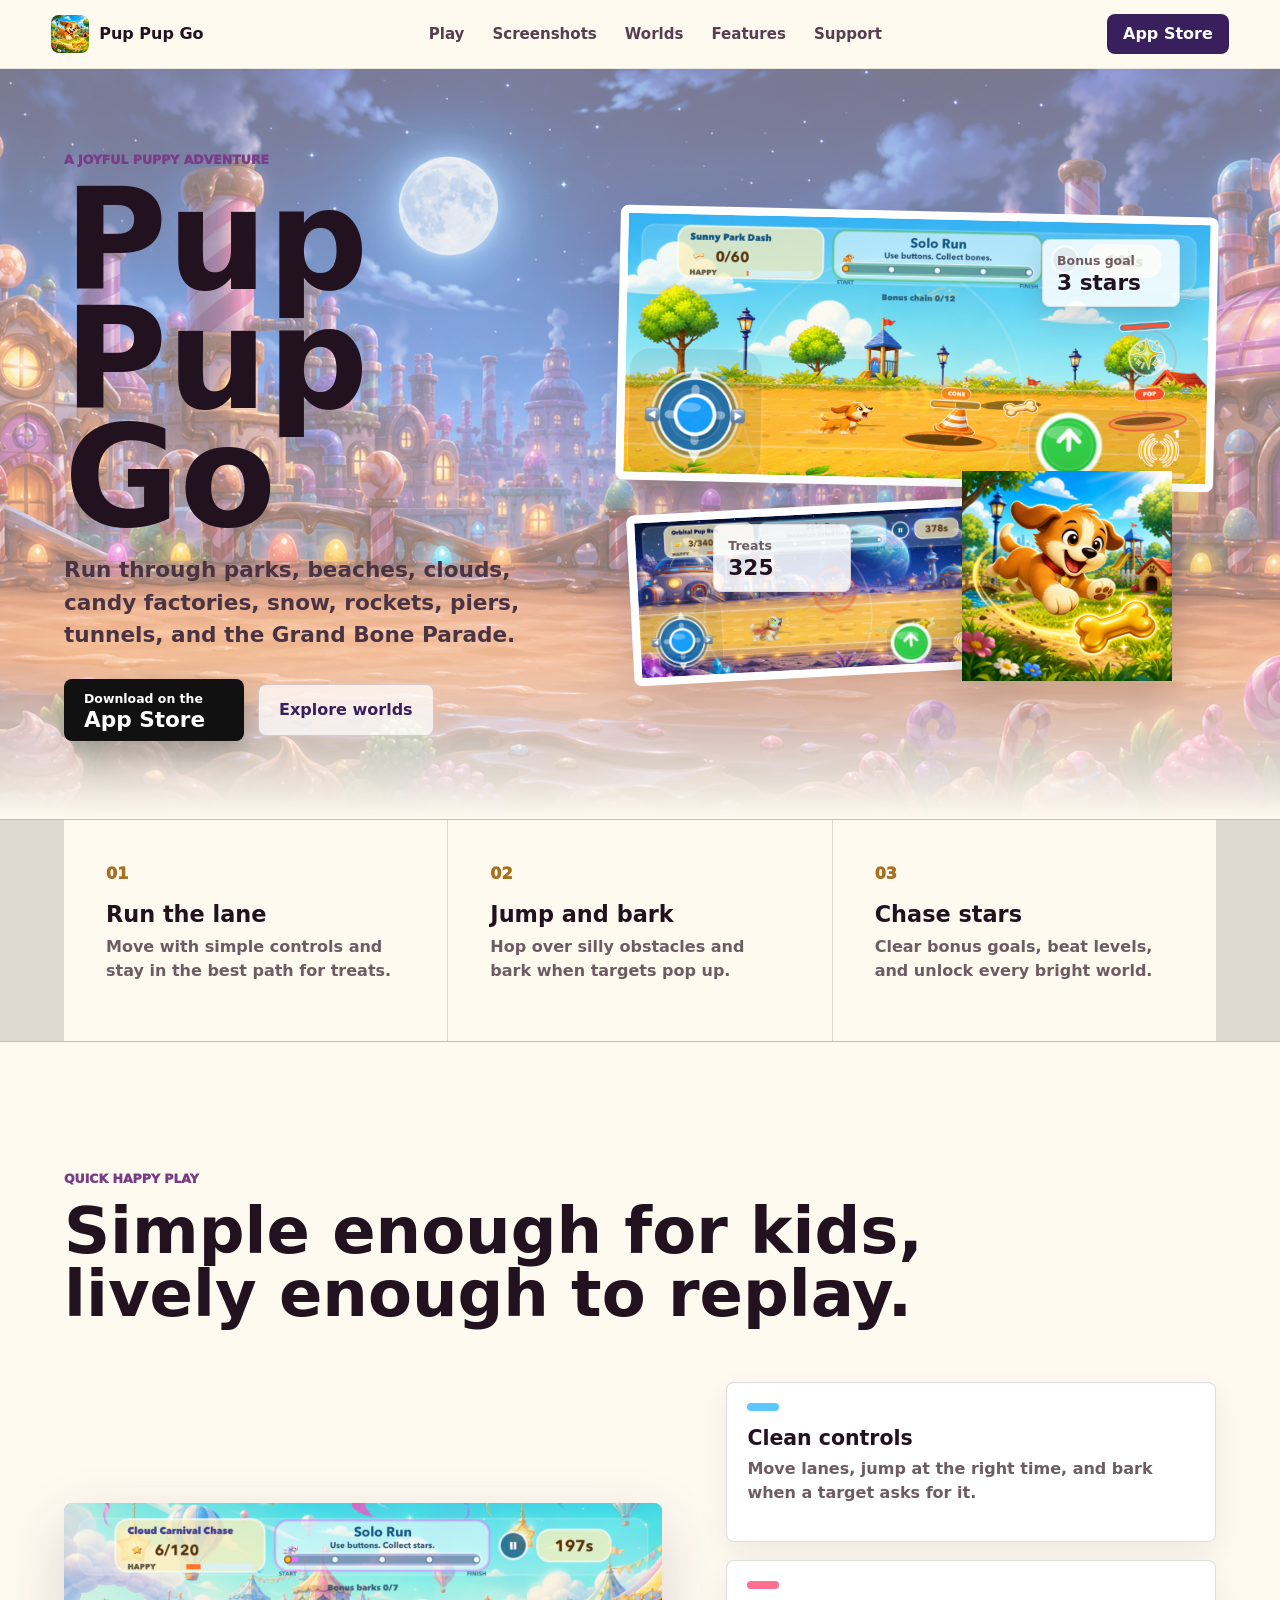
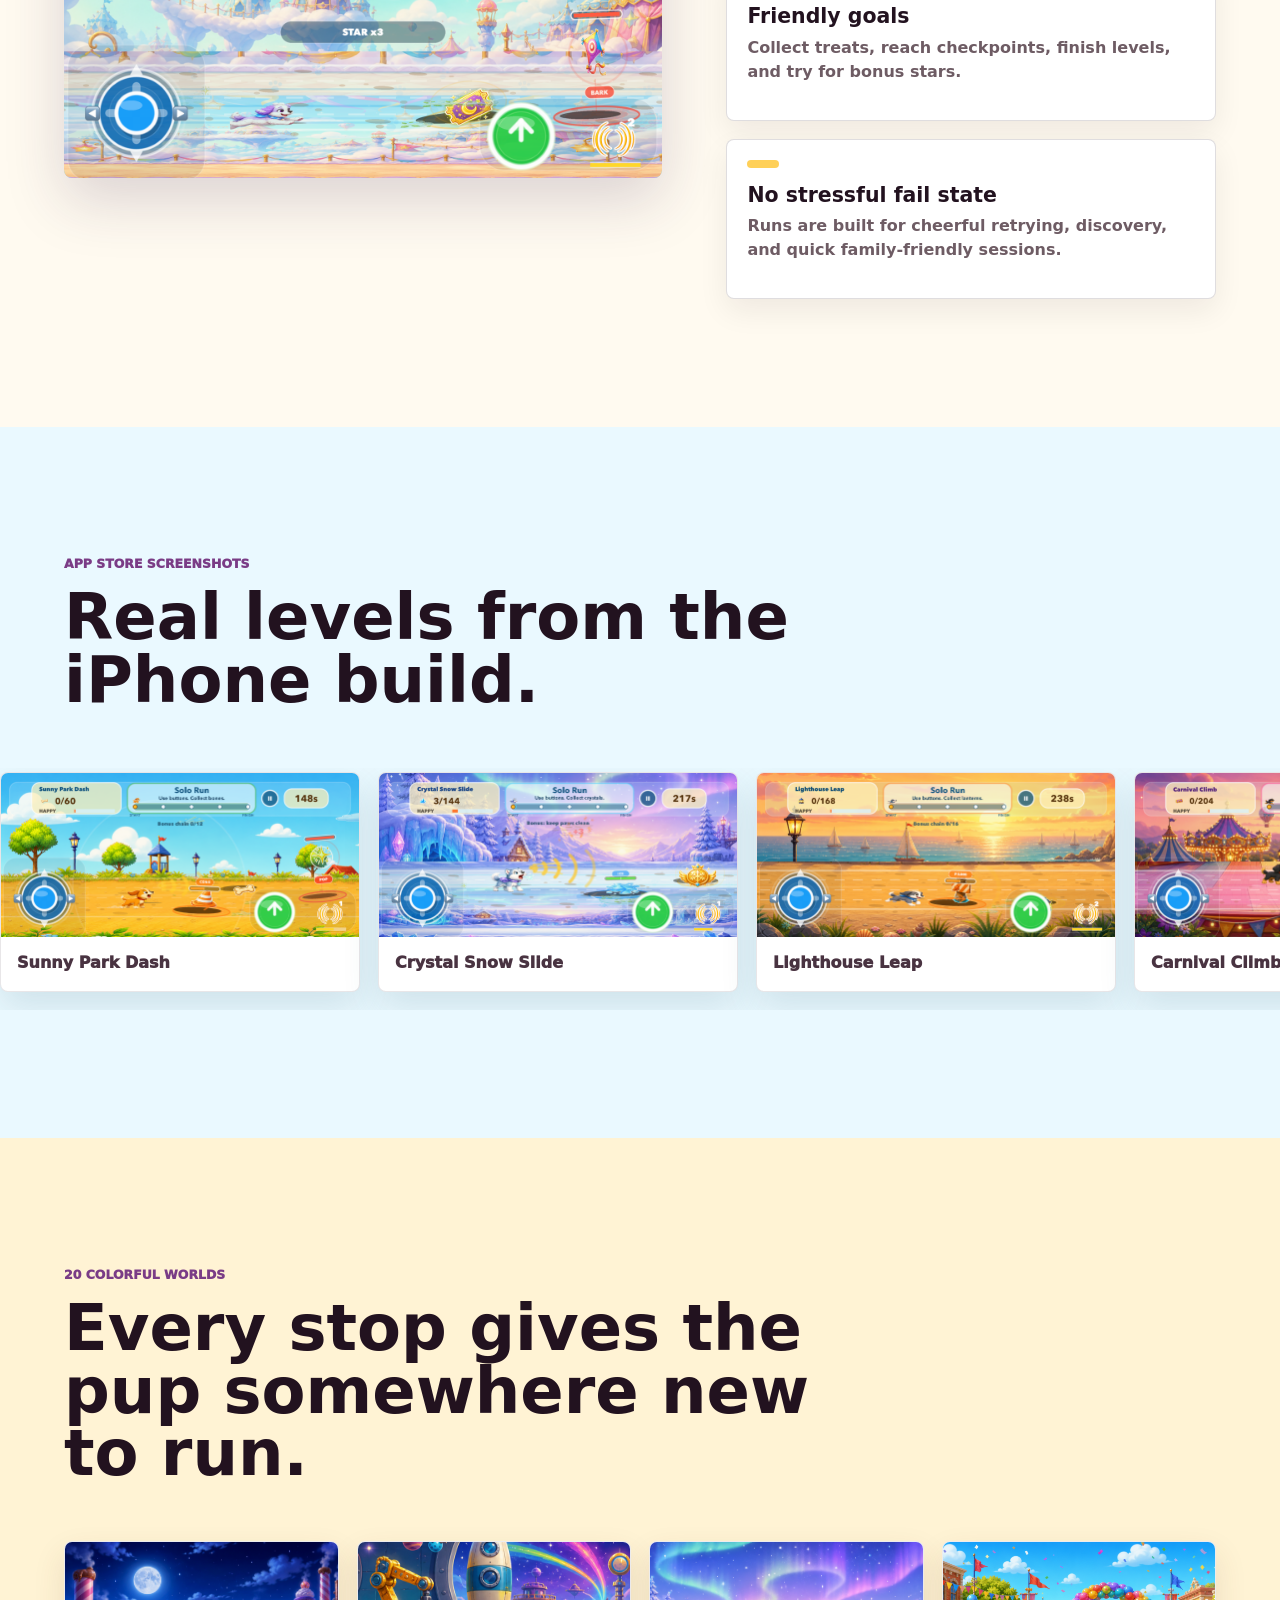
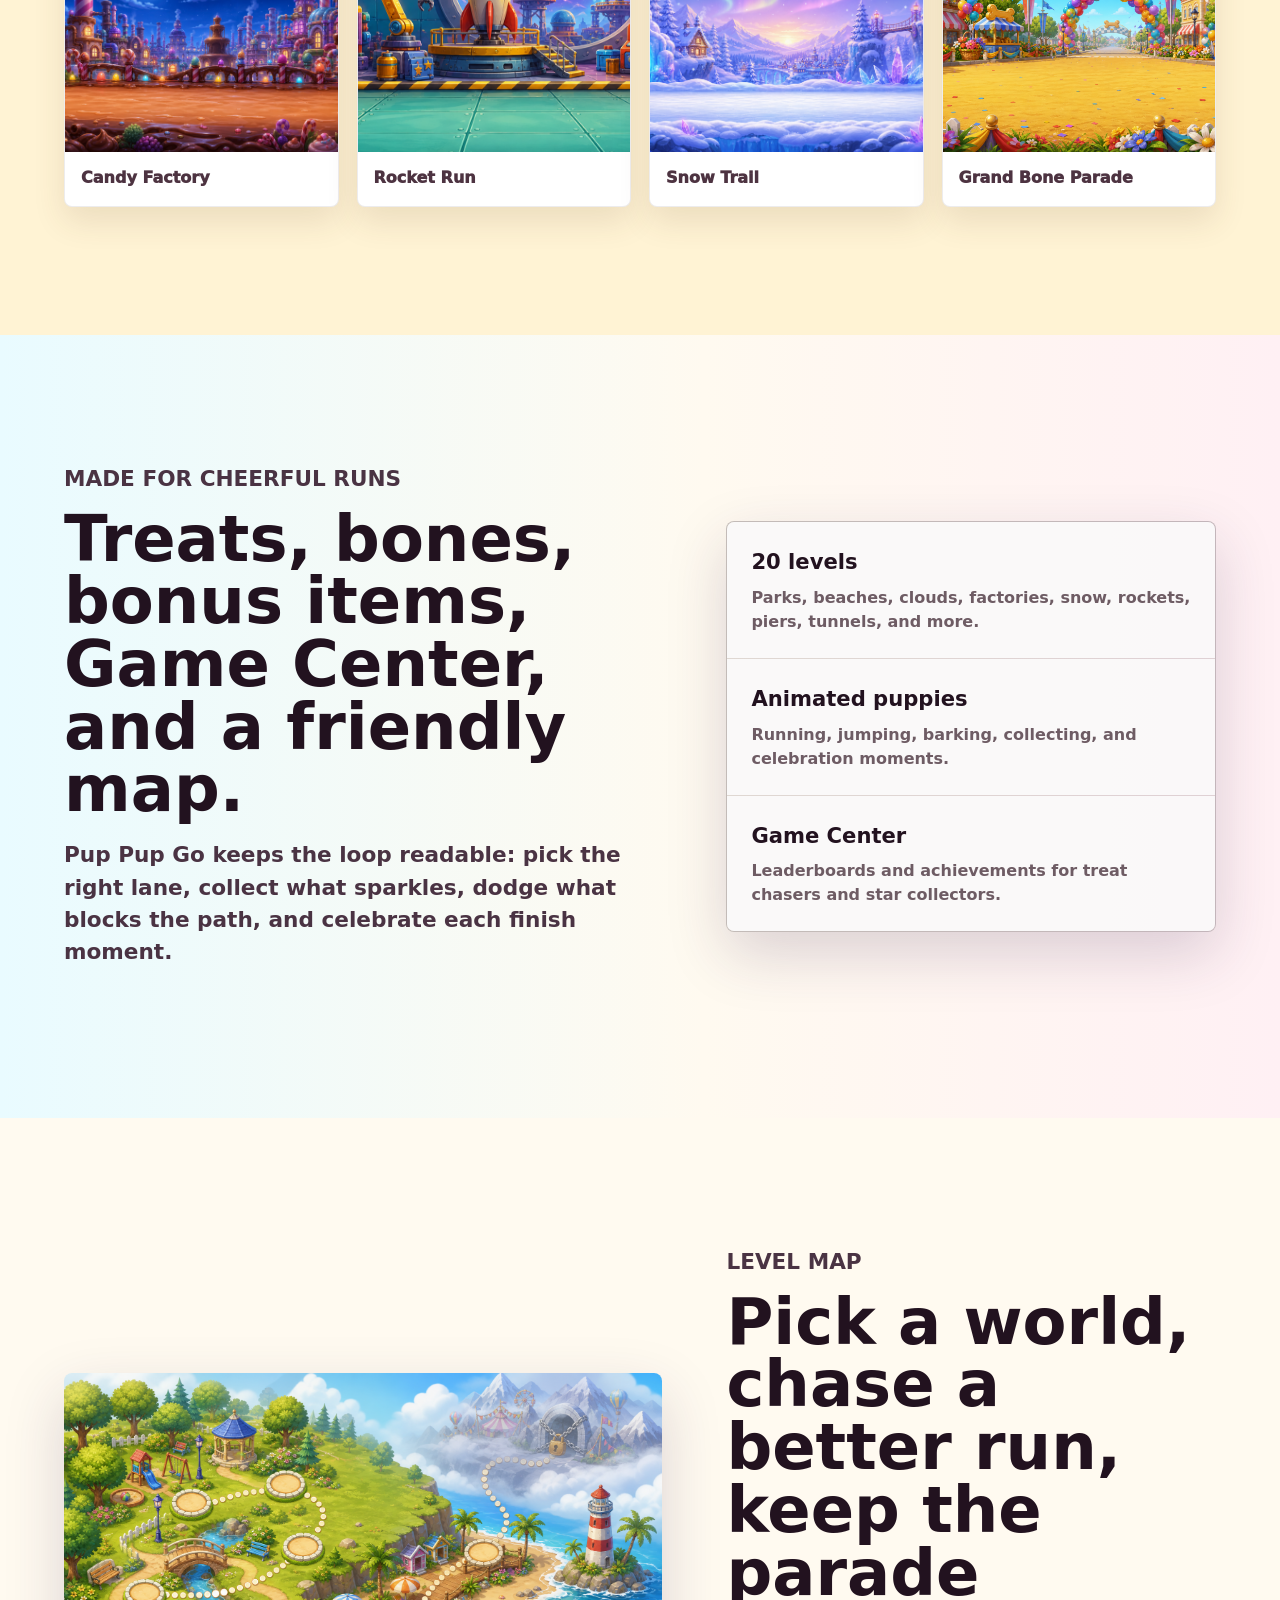
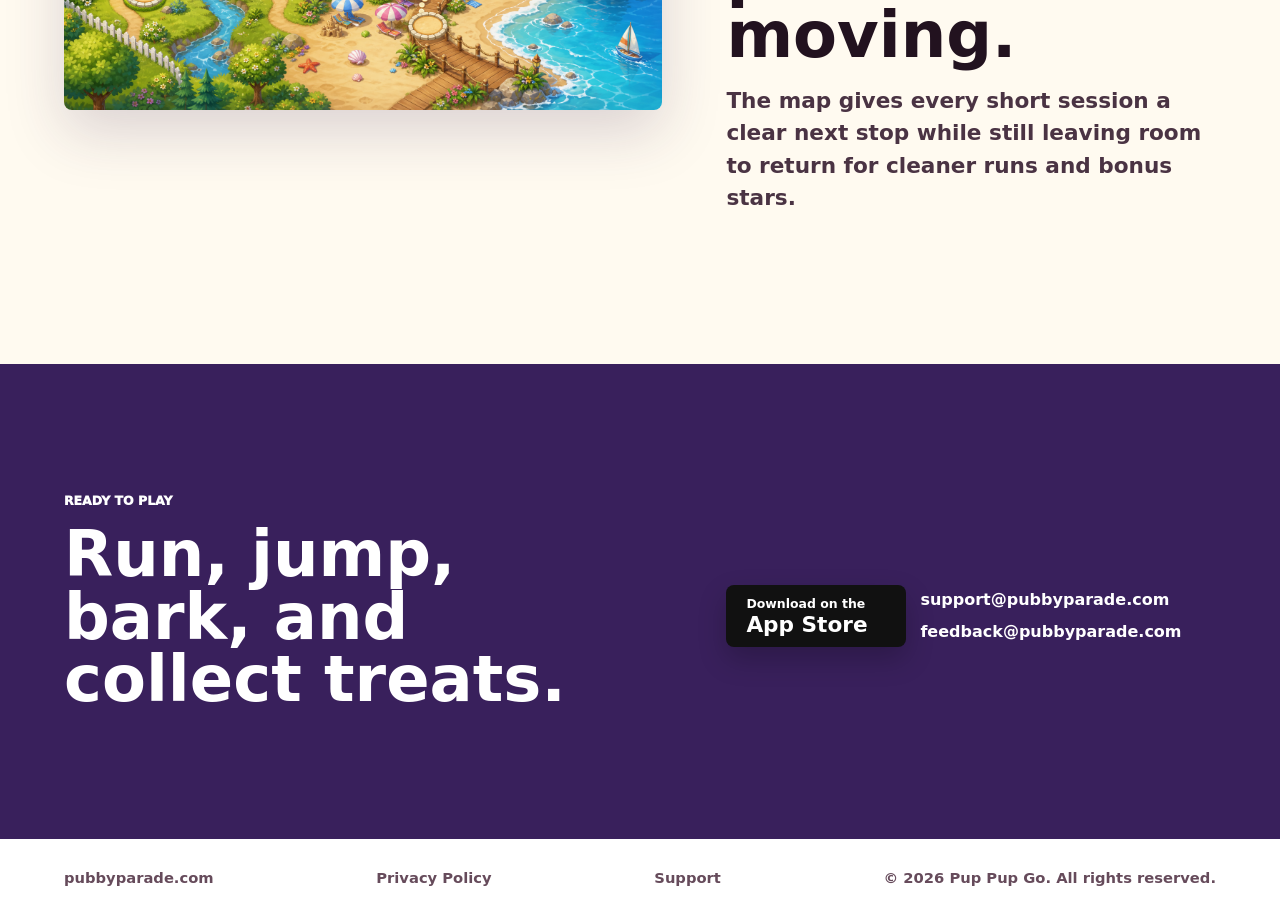
<file: index.html>
<!doctype html>
<html lang="en">
  <head>
    <meta charset="utf-8">
    <meta name="viewport" content="width=device-width, initial-scale=1">
    <title>Pup Pup Go - A Joyful Puppy Adventure</title>
    <meta name="description" content="Pup Pup Go is a cheerful puppy adventure for quick, happy play. Run, jump, bark, collect treats, and explore 20 colorful worlds.">
    <meta property="og:title" content="Pup Pup Go">
    <meta property="og:description" content="Run, jump, bark, and collect treats across 20 colorful puppy worlds.">
    <meta property="og:type" content="website">
    <meta property="og:url" content="https://pubbyparade.com">
    <meta property="og:image" content="https://pubbyparade.com/assets/screenshots/app-store/01_iphone_69_level_01_sunny_park_dash.png">
    <meta name="theme-color" content="#57c9ff">
    <link rel="icon" href="assets/favicon.svg" type="image/svg+xml">
    <link rel="stylesheet" href="styles.css">
  </head>
  <body>
    <header class="site-header" aria-label="Primary">
      <a class="brand" href="#top" aria-label="Pup Pup Go home">
        <img src="assets/game/app-icon.png" alt="" aria-hidden="true">
        <span>Pup Pup Go</span>
      </a>
      <nav>
        <a href="#play">Play</a>
        <a href="#screenshots">Screenshots</a>
        <a href="#worlds">Worlds</a>
        <a href="#features">Features</a>
        <a href="support.html">Support</a>
      </nav>
      <a class="nav-store" href="https://apps.apple.com/us/app/pup-pup-go/id6776669744" target="_blank" rel="noopener">App Store</a>
    </header>

    <main id="top">
      <section class="hero" aria-labelledby="hero-title">
        <img class="hero-bg" src="assets/worlds/candy-background.png" alt="">
        <div class="hero-copy">
          <p class="eyebrow">A joyful puppy adventure</p>
          <h1 id="hero-title">Pup Pup Go</h1>
          <p class="hero-lede">Run through parks, beaches, clouds, candy factories, snow, rockets, piers, tunnels, and the Grand Bone Parade.</p>
          <div class="hero-actions">
            <a class="store-button" href="https://apps.apple.com/us/app/pup-pup-go/id6776669744" target="_blank" rel="noopener" aria-label="Download Pup Pup Go on the App Store">
              <span>Download on the</span>
              <strong>App Store</strong>
            </a>
            <a class="button secondary" href="#worlds">Explore worlds</a>
          </div>
        </div>

        <div class="hero-stage" aria-label="Pup Pup Go gameplay screenshots">
          <figure class="hero-shot hero-shot-main">
            <img src="assets/screenshots/app-store/01_iphone_69_level_01_sunny_park_dash.png" alt="Pup Pup Go Sunny Park Dash App Store screenshot.">
          </figure>
          <figure class="hero-shot hero-shot-secondary">
            <img src="assets/screenshots/app-store/21_iphone_69_level_21_orbital_pup_run.png" alt="Pup Pup Go Orbital Pup Run App Store screenshot.">
          </figure>
          <img class="puppy-badge" src="assets/game/puppy-badge.png" alt="Pup Pup Go puppy badge.">
          <div class="run-chip chip-treats">
            <span>Treats</span>
            <strong>325</strong>
          </div>
          <div class="run-chip chip-stars">
            <span>Bonus goal</span>
            <strong>3 stars</strong>
          </div>
        </div>
      </section>

      <section class="quick-signals" aria-label="Pup Pup Go highlights">
        <div>
          <span>01</span>
          <strong>Run the lane</strong>
          <p>Move with simple controls and stay in the best path for treats.</p>
        </div>
        <div>
          <span>02</span>
          <strong>Jump and bark</strong>
          <p>Hop over silly obstacles and bark when targets pop up.</p>
        </div>
        <div>
          <span>03</span>
          <strong>Chase stars</strong>
          <p>Clear bonus goals, beat levels, and unlock every bright world.</p>
        </div>
      </section>

      <section id="play" class="section play-section">
        <div class="section-heading">
          <p class="eyebrow">Quick happy play</p>
          <h2>Simple enough for kids, lively enough to replay.</h2>
        </div>
        <div class="play-layout">
          <figure class="feature-art">
            <img src="assets/screenshots/app-store/04_iphone_69_level_04_cloud_carnival_chase.png" alt="Pup Pup Go Cloud Carnival Chase gameplay screenshot.">
          </figure>
          <div class="play-notes">
            <article>
              <span class="note-mark blue"></span>
              <h3>Clean controls</h3>
              <p>Move lanes, jump at the right time, and bark when a target asks for it.</p>
            </article>
            <article>
              <span class="note-mark pink"></span>
              <h3>Friendly goals</h3>
              <p>Collect treats, reach checkpoints, finish levels, and try for bonus stars.</p>
            </article>
            <article>
              <span class="note-mark gold"></span>
              <h3>No stressful fail state</h3>
              <p>Runs are built for cheerful retrying, discovery, and quick family-friendly sessions.</p>
            </article>
          </div>
        </div>
      </section>

      <section id="screenshots" class="section screenshots-section" aria-labelledby="screenshots-title">
        <div class="section-heading compact">
          <p class="eyebrow">App Store screenshots</p>
          <h2 id="screenshots-title">Real levels from the iPhone build.</h2>
        </div>
        <div class="screenshot-rail" aria-label="Pup Pup Go App Store screenshot gallery">
          <figure>
            <img src="assets/screenshots/app-store/01_iphone_69_level_01_sunny_park_dash.png" alt="Sunny Park Dash gameplay screenshot.">
            <figcaption>Sunny Park Dash</figcaption>
          </figure>
          <figure>
            <img src="assets/screenshots/app-store/06_iphone_69_level_06_crystal_snow_slide.png" alt="Crystal Snow Slide gameplay screenshot.">
            <figcaption>Crystal Snow Slide</figcaption>
          </figure>
          <figure>
            <img src="assets/screenshots/app-store/08_iphone_69_level_08_lighthouse_leap.png" alt="Lighthouse Leap gameplay screenshot.">
            <figcaption>Lighthouse Leap</figcaption>
          </figure>
          <figure>
            <img src="assets/screenshots/app-store/11_iphone_69_level_11_carnival_climb.png" alt="Carnival Climb gameplay screenshot.">
            <figcaption>Carnival Climb</figcaption>
          </figure>
          <figure>
            <img src="assets/screenshots/app-store/17_iphone_69_level_17_moonlit_park.png" alt="Moonlit Park gameplay screenshot.">
            <figcaption>Moonlit Park</figcaption>
          </figure>
          <figure>
            <img src="assets/screenshots/app-store/21_iphone_69_level_21_orbital_pup_run.png" alt="Orbital Pup Run gameplay screenshot.">
            <figcaption>Orbital Pup Run</figcaption>
          </figure>
          <figure>
            <img src="assets/screenshots/app-store/22_iphone_69_level_22_pharaoh_pyramid_dash.png" alt="Pharaoh Pyramid Dash gameplay screenshot.">
            <figcaption>Pharaoh Pyramid Dash</figcaption>
          </figure>
          <figure>
            <img src="assets/screenshots/app-store/23_iphone_69_level_23_fiesta_plaza_run.png" alt="Fiesta Plaza Run gameplay screenshot.">
            <figcaption>Fiesta Plaza Run</figcaption>
          </figure>
          <figure>
            <img src="assets/screenshots/app-store/24_iphone_69_level_24_amazon_river_rush.png" alt="Amazon River Rush gameplay screenshot.">
            <figcaption>Amazon River Rush</figcaption>
          </figure>
        </div>
      </section>

      <section id="worlds" class="section worlds-section" aria-labelledby="worlds-title">
        <div class="section-heading compact">
          <p class="eyebrow">20 colorful worlds</p>
          <h2 id="worlds-title">Every stop gives the pup somewhere new to run.</h2>
        </div>
        <div class="world-grid">
          <figure>
            <img src="assets/worlds/candy-background.png" alt="Candy factory world art.">
            <figcaption>Candy Factory</figcaption>
          </figure>
          <figure>
            <img src="assets/worlds/rocket-sky.png" alt="Rocket world sky art.">
            <figcaption>Rocket Run</figcaption>
          </figure>
          <figure>
            <img src="assets/worlds/snow-background.png" alt="Snow world art.">
            <figcaption>Snow Trail</figcaption>
          </figure>
          <figure>
            <img src="assets/worlds/grand-background.png" alt="Grand Bone Parade world art.">
            <figcaption>Grand Bone Parade</figcaption>
          </figure>
        </div>
      </section>

      <section id="features" class="section features-section">
        <div class="feature-copy">
          <p class="eyebrow">Made for cheerful runs</p>
          <h2>Treats, bones, bonus items, Game Center, and a friendly map.</h2>
          <p>Pup Pup Go keeps the loop readable: pick the right lane, collect what sparkles, dodge what blocks the path, and celebrate each finish moment.</p>
        </div>
        <div class="feature-list" aria-label="Pup Pup Go features">
          <div>
            <strong>20 levels</strong>
            <span>Parks, beaches, clouds, factories, snow, rockets, piers, tunnels, and more.</span>
          </div>
          <div>
            <strong>Animated puppies</strong>
            <span>Running, jumping, barking, collecting, and celebration moments.</span>
          </div>
          <div>
            <strong>Game Center</strong>
            <span>Leaderboards and achievements for treat chasers and star collectors.</span>
          </div>
        </div>
      </section>

      <section class="section map-section">
        <figure>
          <img src="assets/game/level-map.png" alt="Pup Pup Go level map with connected world nodes.">
        </figure>
        <div>
          <p class="eyebrow">Level map</p>
          <h2>Pick a world, chase a better run, keep the parade moving.</h2>
          <p>The map gives every short session a clear next stop while still leaving room to return for cleaner runs and bonus stars.</p>
        </div>
      </section>

      <section class="section final-cta" aria-labelledby="contact-title">
        <div>
          <p class="eyebrow">Ready to play</p>
          <h2 id="contact-title">Run, jump, bark, and collect treats.</h2>
        </div>
        <div class="final-actions">
          <a class="store-button" href="https://apps.apple.com/us/app/pup-pup-go/id6776669744" target="_blank" rel="noopener" aria-label="Download Pup Pup Go on the App Store">
            <span>Download on the</span>
            <strong>App Store</strong>
          </a>
          <div class="contact-links">
            <a href="mailto:support@pubbyparade.com">support@pubbyparade.com</a>
            <a href="mailto:feedback@pubbyparade.com">feedback@pubbyparade.com</a>
          </div>
        </div>
      </section>
    </main>

    <footer>
      <span>pubbyparade.com</span>
      <a href="privacy.html">Privacy Policy</a>
      <a href="support.html">Support</a>
      <span>&copy; 2026 Pup Pup Go. All rights reserved.</span>
    </footer>
  </body>
</html>
</file>
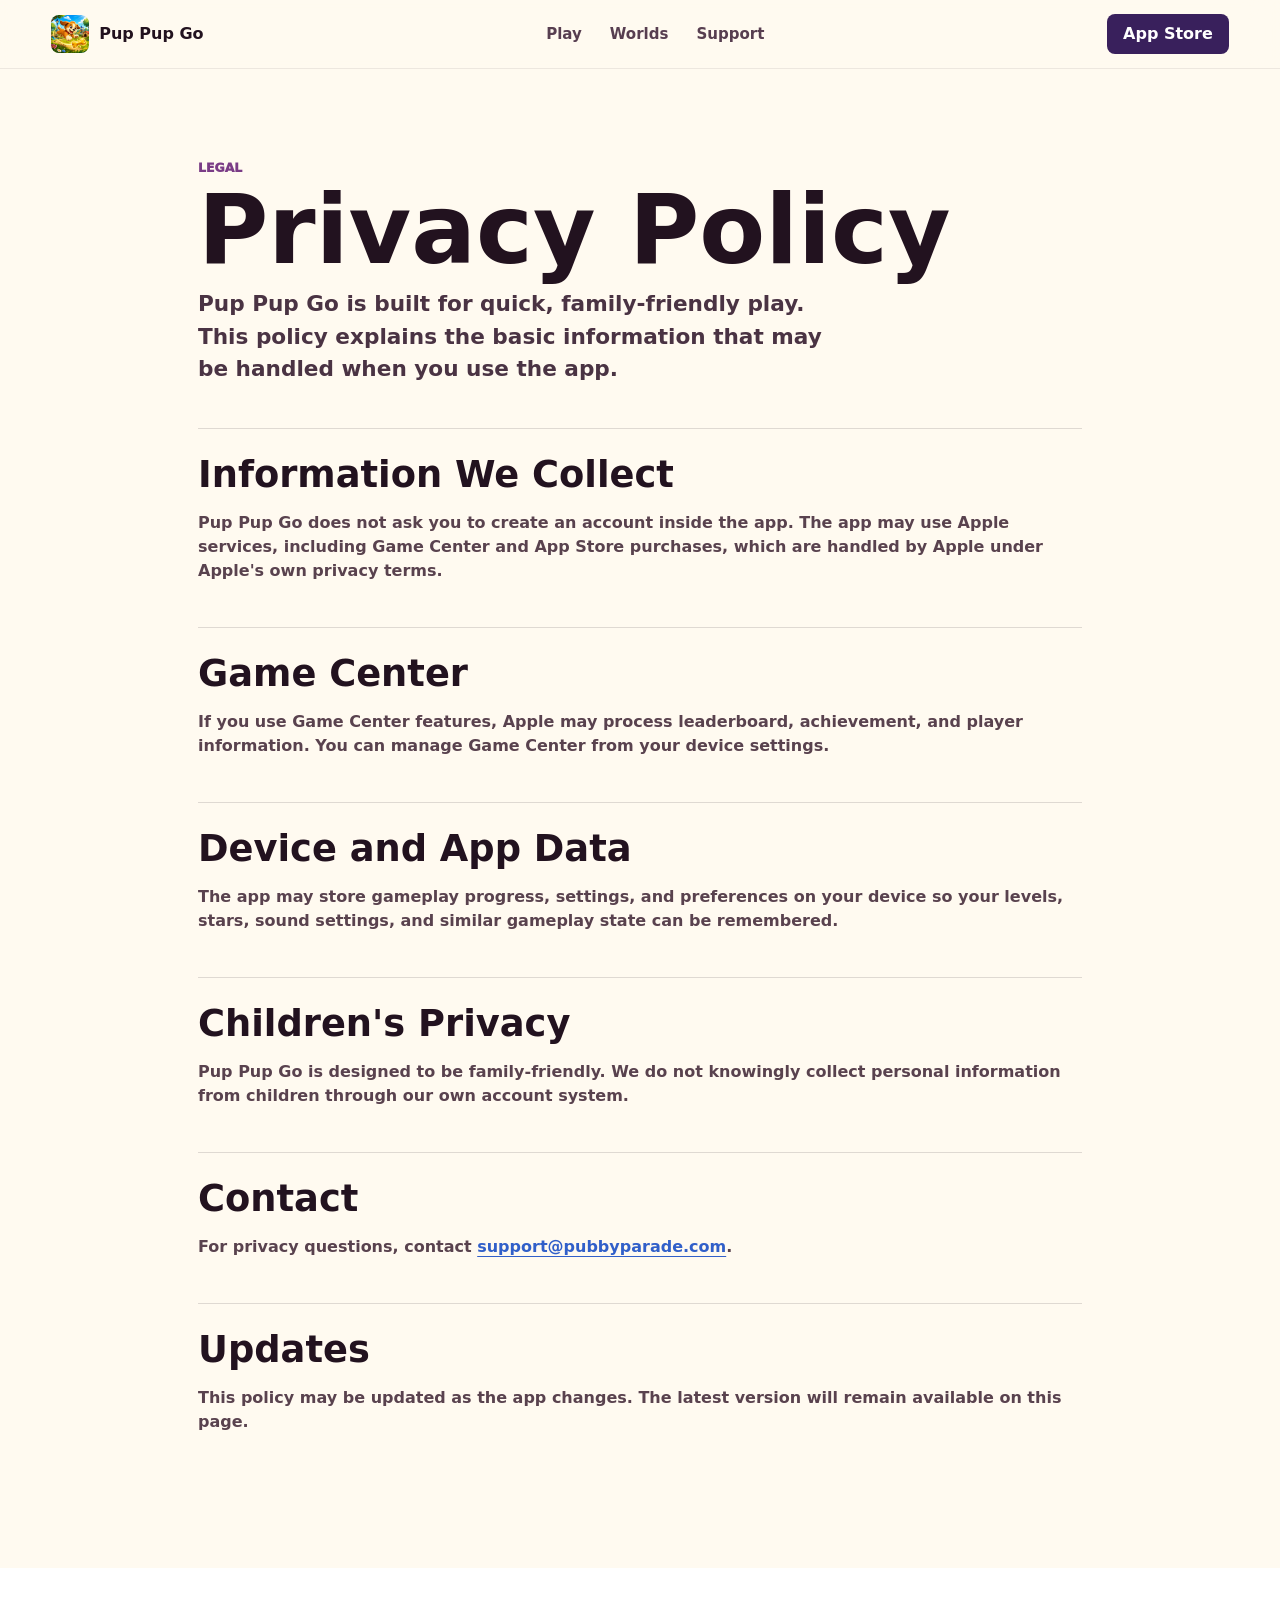
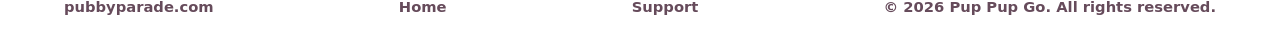
<file: privacy.html>
<!doctype html>
<html lang="en">
  <head>
    <meta charset="utf-8">
    <meta name="viewport" content="width=device-width, initial-scale=1">
    <title>Privacy Policy - Pup Pup Go</title>
    <meta name="description" content="Privacy policy for Pup Pup Go.">
    <meta name="theme-color" content="#57c9ff">
    <link rel="icon" href="assets/favicon.svg" type="image/svg+xml">
    <link rel="stylesheet" href="styles.css">
  </head>
  <body>
    <header class="site-header" aria-label="Primary">
      <a class="brand" href="index.html" aria-label="Pup Pup Go home">
        <img src="assets/game/app-icon.png" alt="" aria-hidden="true">
        <span>Pup Pup Go</span>
      </a>
      <nav>
        <a href="index.html#play">Play</a>
        <a href="index.html#worlds">Worlds</a>
        <a href="support.html">Support</a>
      </nav>
      <a class="nav-store" href="https://apps.apple.com/us/app/pup-pup-go/id6776669744" target="_blank" rel="noopener">App Store</a>
    </header>

    <main class="legal-main">
      <section class="legal-hero">
        <p class="eyebrow">Legal</p>
        <h1>Privacy Policy</h1>
        <p class="legal-lede">Pup Pup Go is built for quick, family-friendly play. This policy explains the basic information that may be handled when you use the app.</p>
      </section>

      <section class="legal-section">
        <h2>Information We Collect</h2>
        <p>Pup Pup Go does not ask you to create an account inside the app. The app may use Apple services, including Game Center and App Store purchases, which are handled by Apple under Apple's own privacy terms.</p>
      </section>

      <section class="legal-section">
        <h2>Game Center</h2>
        <p>If you use Game Center features, Apple may process leaderboard, achievement, and player information. You can manage Game Center from your device settings.</p>
      </section>

      <section class="legal-section">
        <h2>Device and App Data</h2>
        <p>The app may store gameplay progress, settings, and preferences on your device so your levels, stars, sound settings, and similar gameplay state can be remembered.</p>
      </section>

      <section class="legal-section">
        <h2>Children's Privacy</h2>
        <p>Pup Pup Go is designed to be family-friendly. We do not knowingly collect personal information from children through our own account system.</p>
      </section>

      <section class="legal-section">
        <h2>Contact</h2>
        <p>For privacy questions, contact <a href="mailto:support@pubbyparade.com">support@pubbyparade.com</a>.</p>
      </section>

      <section class="legal-section">
        <h2>Updates</h2>
        <p>This policy may be updated as the app changes. The latest version will remain available on this page.</p>
      </section>
    </main>

    <footer>
      <span>pubbyparade.com</span>
      <a href="index.html">Home</a>
      <a href="support.html">Support</a>
      <span>&copy; 2026 Pup Pup Go. All rights reserved.</span>
    </footer>
  </body>
</html>
</file>
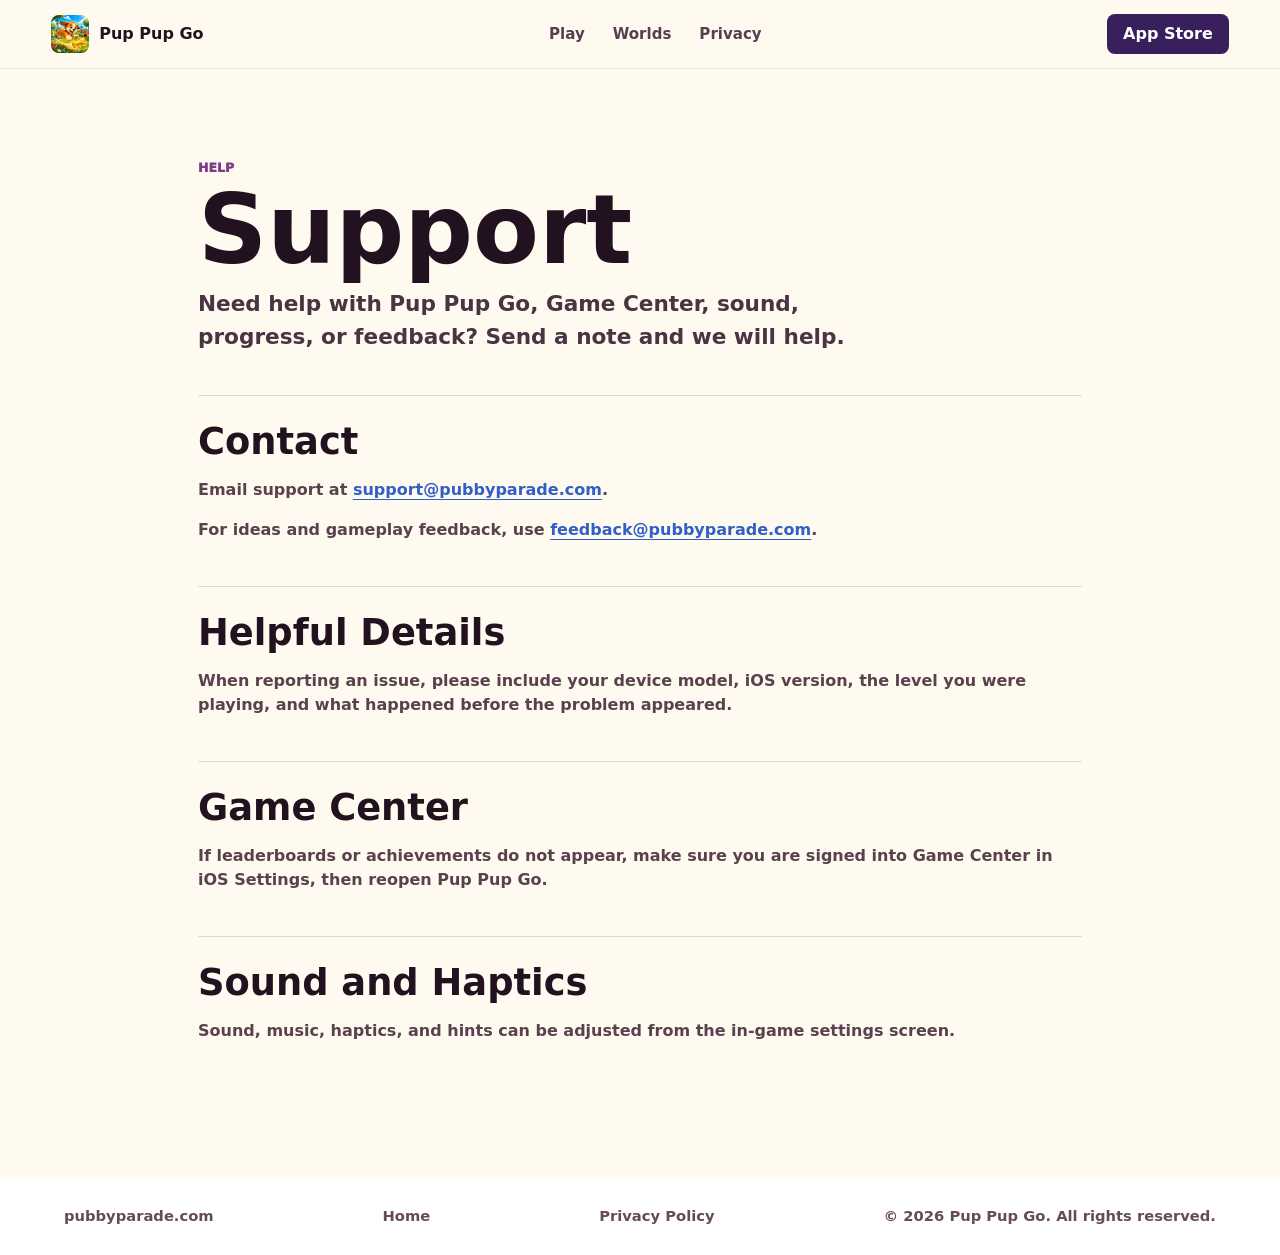
<file: support.html>
<!doctype html>
<html lang="en">
  <head>
    <meta charset="utf-8">
    <meta name="viewport" content="width=device-width, initial-scale=1">
    <title>Support - Pup Pup Go</title>
    <meta name="description" content="Get support for Pup Pup Go.">
    <meta name="theme-color" content="#57c9ff">
    <link rel="icon" href="assets/favicon.svg" type="image/svg+xml">
    <link rel="stylesheet" href="styles.css">
  </head>
  <body>
    <header class="site-header" aria-label="Primary">
      <a class="brand" href="index.html" aria-label="Pup Pup Go home">
        <img src="assets/game/app-icon.png" alt="" aria-hidden="true">
        <span>Pup Pup Go</span>
      </a>
      <nav>
        <a href="index.html#play">Play</a>
        <a href="index.html#worlds">Worlds</a>
        <a href="privacy.html">Privacy</a>
      </nav>
      <a class="nav-store" href="https://apps.apple.com/us/app/pup-pup-go/id6776669744" target="_blank" rel="noopener">App Store</a>
    </header>

    <main class="legal-main">
      <section class="legal-hero">
        <p class="eyebrow">Help</p>
        <h1>Support</h1>
        <p class="legal-lede">Need help with Pup Pup Go, Game Center, sound, progress, or feedback? Send a note and we will help.</p>
      </section>

      <section class="legal-section">
        <h2>Contact</h2>
        <p>Email support at <a href="mailto:support@pubbyparade.com">support@pubbyparade.com</a>.</p>
        <p>For ideas and gameplay feedback, use <a href="mailto:feedback@pubbyparade.com">feedback@pubbyparade.com</a>.</p>
      </section>

      <section class="legal-section">
        <h2>Helpful Details</h2>
        <p>When reporting an issue, please include your device model, iOS version, the level you were playing, and what happened before the problem appeared.</p>
      </section>

      <section class="legal-section">
        <h2>Game Center</h2>
        <p>If leaderboards or achievements do not appear, make sure you are signed into Game Center in iOS Settings, then reopen Pup Pup Go.</p>
      </section>

      <section class="legal-section">
        <h2>Sound and Haptics</h2>
        <p>Sound, music, haptics, and hints can be adjusted from the in-game settings screen.</p>
      </section>
    </main>

    <footer>
      <span>pubbyparade.com</span>
      <a href="index.html">Home</a>
      <a href="privacy.html">Privacy Policy</a>
      <span>&copy; 2026 Pup Pup Go. All rights reserved.</span>
    </footer>
  </body>
</html>
</file>
<file: styles.css>
:root {
  --ink: #22121f;
  --muted: #6e5c64;
  --paper: #fffaf0;
  --sun: #ffd058;
  --sky: #5bc9ff;
  --grass: #57c983;
  --berry: #ff6f8f;
  --deep: #39205c;
  --line: rgba(34, 18, 31, 0.14);
  --shadow: 0 22px 60px rgba(54, 33, 76, 0.18);
}

* {
  box-sizing: border-box;
}

html {
  scroll-behavior: smooth;
}

body {
  margin: 0;
  color: var(--ink);
  background: var(--paper);
  font-family: ui-rounded, "SF Pro Rounded", "Nunito", system-ui, -apple-system, BlinkMacSystemFont, "Segoe UI", sans-serif;
  line-height: 1.5;
}

img {
  display: block;
  max-width: 100%;
}

a {
  color: inherit;
  text-decoration: none;
}

.site-header {
  position: sticky;
  top: 0;
  z-index: 20;
  display: flex;
  align-items: center;
  justify-content: space-between;
  gap: 20px;
  padding: 14px clamp(18px, 4vw, 56px);
  background: rgba(255, 250, 240, 0.88);
  border-bottom: 1px solid rgba(34, 18, 31, 0.08);
  backdrop-filter: blur(16px);
}

.brand {
  display: inline-flex;
  align-items: center;
  gap: 10px;
  min-width: 0;
  font-weight: 900;
  font-size: 1rem;
}

.brand img {
  width: 38px;
  height: 38px;
  border-radius: 8px;
}

nav {
  display: flex;
  align-items: center;
  justify-content: center;
  gap: clamp(12px, 3vw, 28px);
  color: #573e50;
  font-size: 0.94rem;
  font-weight: 800;
}

nav a,
footer a,
.contact-links a {
  text-underline-offset: 5px;
}

nav a:hover,
footer a:hover,
.contact-links a:hover {
  text-decoration: underline;
}

.nav-store,
.button,
.store-button {
  display: inline-flex;
  align-items: center;
  justify-content: center;
  border: 0;
  border-radius: 8px;
  font-weight: 900;
  white-space: nowrap;
}

.nav-store {
  min-height: 40px;
  padding: 0 16px;
  color: white;
  background: var(--deep);
}

.hero {
  position: relative;
  min-height: calc(100vh - 150px);
  display: grid;
  grid-template-columns: minmax(0, 0.9fr) minmax(320px, 1.1fr);
  align-items: center;
  gap: clamp(24px, 5vw, 72px);
  padding: clamp(32px, 6vw, 68px) clamp(18px, 5vw, 72px) clamp(34px, 6vw, 64px);
  overflow: hidden;
  isolation: isolate;
}

.hero::after {
  content: "";
  position: absolute;
  inset: auto 0 0;
  height: 22%;
  background: linear-gradient(180deg, rgba(255, 250, 240, 0), var(--paper));
  z-index: -1;
}

.hero-bg {
  position: absolute;
  inset: 0;
  width: 100%;
  height: 100%;
  object-fit: cover;
  object-position: center;
  opacity: 0.52;
  z-index: -2;
}

.hero-copy,
.hero-stage {
  position: relative;
}

.eyebrow {
  margin: 0 0 12px;
  color: #7a3c86;
  font-size: 0.78rem;
  font-weight: 1000;
  letter-spacing: 0;
  text-transform: uppercase;
}

h1,
h2,
h3,
p {
  margin-top: 0;
}

h1 {
  max-width: 9ch;
  margin-bottom: 18px;
  font-size: clamp(4.3rem, 11vw, 9.5rem);
  line-height: 0.84;
  letter-spacing: 0;
}

h2 {
  margin-bottom: 18px;
  font-size: clamp(2rem, 5vw, 4.8rem);
  line-height: 0.98;
  letter-spacing: 0;
}

h3 {
  margin-bottom: 8px;
  font-size: 1.28rem;
  line-height: 1.1;
}

.hero-lede,
.feature-copy p,
.map-section p,
.legal-lede {
  max-width: 650px;
  color: #4a3343;
  font-size: clamp(1.08rem, 2vw, 1.35rem);
  font-weight: 700;
}

.hero-actions,
.final-actions {
  display: flex;
  flex-wrap: wrap;
  align-items: center;
  gap: 14px;
  margin-top: 28px;
}

.store-button {
  min-width: 180px;
  min-height: 62px;
  flex-direction: column;
  align-items: flex-start;
  padding: 10px 20px;
  color: white;
  background: #111;
  box-shadow: 0 12px 28px rgba(0, 0, 0, 0.22);
}

.store-button span {
  font-size: 0.78rem;
  font-weight: 800;
}

.store-button strong {
  font-size: 1.35rem;
  line-height: 1;
}

.button.secondary {
  min-height: 52px;
  padding: 0 20px;
  color: var(--deep);
  background: rgba(255, 255, 255, 0.72);
  border: 1px solid rgba(57, 32, 92, 0.18);
}

.hero-stage {
  min-height: 470px;
}

.hero-shot {
  position: absolute;
  margin: 0;
  overflow: hidden;
  border: 8px solid rgba(255, 255, 255, 0.82);
  border-radius: 8px;
  background: white;
  box-shadow: var(--shadow);
}

.hero-shot img {
  width: 100%;
  height: 100%;
  object-fit: cover;
}

.hero-shot-main {
  top: 0;
  right: 0;
  width: min(760px, 100%);
  aspect-ratio: 1434 / 660;
  transform: rotate(1.25deg);
}

.hero-shot-secondary {
  left: 2%;
  bottom: 1%;
  width: min(470px, 62%);
  aspect-ratio: 1434 / 660;
  transform: rotate(-3deg);
}

.puppy-badge {
  position: absolute;
  right: clamp(10px, 4vw, 44px);
  bottom: 0;
  width: clamp(120px, 18vw, 210px);
  filter: drop-shadow(0 16px 22px rgba(34, 18, 31, 0.22));
}

.run-chip {
  position: absolute;
  display: grid;
  gap: 1px;
  min-width: 138px;
  padding: 12px 14px;
  color: var(--ink);
  background: rgba(255, 255, 255, 0.86);
  border: 1px solid rgba(34, 18, 31, 0.1);
  border-radius: 8px;
  box-shadow: 0 12px 30px rgba(34, 18, 31, 0.15);
}

.run-chip span {
  color: var(--muted);
  font-size: 0.78rem;
  font-weight: 900;
}

.run-chip strong {
  font-size: 1.35rem;
  line-height: 1;
}

.chip-treats {
  left: 16%;
  bottom: 19%;
}

.chip-stars {
  top: 6%;
  right: 6%;
}

.quick-signals,
.section {
  padding-inline: clamp(18px, 5vw, 72px);
}

.quick-signals {
  display: grid;
  grid-template-columns: repeat(3, minmax(0, 1fr));
  gap: 1px;
  background: var(--line);
  border-block: 1px solid var(--line);
}

.quick-signals div {
  min-height: 190px;
  padding: clamp(22px, 4vw, 42px);
  background: var(--paper);
}

.quick-signals span {
  color: #a76f1e;
  font-weight: 1000;
}

.quick-signals strong {
  display: block;
  margin: 16px 0 8px;
  font-size: 1.4rem;
  line-height: 1.1;
}

.quick-signals p,
.play-notes p,
.feature-list span,
.world-grid figcaption {
  color: var(--muted);
  font-weight: 700;
}

.section {
  padding-block: clamp(64px, 10vw, 132px);
}

.section-heading {
  max-width: 920px;
  margin-bottom: clamp(26px, 5vw, 56px);
}

.section-heading.compact {
  max-width: 760px;
}

.play-layout,
.features-section,
.map-section,
.final-cta {
  display: grid;
  grid-template-columns: minmax(0, 1.1fr) minmax(300px, 0.9fr);
  gap: clamp(24px, 5vw, 72px);
  align-items: center;
}

.feature-art {
  position: relative;
  aspect-ratio: 1434 / 660;
  margin: 0;
  overflow: hidden;
  border-radius: 8px;
  background: #8cdcff;
  box-shadow: var(--shadow);
}

.feature-art > img:first-child {
  width: 100%;
  height: 100%;
  object-fit: cover;
}

.dog-strip {
  position: absolute;
  left: 4%;
  right: 4%;
  bottom: 2%;
  width: 92%;
  max-width: none;
  filter: drop-shadow(0 15px 18px rgba(34, 18, 31, 0.18));
}

.play-notes {
  display: grid;
  gap: 18px;
}

.play-notes article {
  padding: 20px;
  background: white;
  border: 1px solid var(--line);
  border-radius: 8px;
  box-shadow: 0 12px 30px rgba(34, 18, 31, 0.07);
}

.note-mark {
  display: block;
  width: 32px;
  height: 8px;
  margin-bottom: 16px;
  border-radius: 99px;
}

.note-mark.blue {
  background: var(--sky);
}

.note-mark.pink {
  background: var(--berry);
}

.note-mark.gold {
  background: var(--sun);
}

.worlds-section {
  background: #fff3d4;
}

.screenshots-section {
  overflow: hidden;
  background: #eaf9ff;
}

.screenshot-rail {
  display: grid;
  grid-auto-flow: column;
  grid-auto-columns: minmax(360px, 58vw);
  gap: 18px;
  overflow-x: auto;
  padding: 4px clamp(18px, 5vw, 72px) 18px;
  margin-inline: calc(clamp(18px, 5vw, 72px) * -1);
  scroll-snap-type: x mandatory;
}

.screenshot-rail figure {
  scroll-snap-align: start;
  margin: 0;
  overflow: hidden;
  background: white;
  border: 1px solid rgba(34, 18, 31, 0.1);
  border-radius: 8px;
  box-shadow: 0 16px 36px rgba(46, 89, 107, 0.14);
}

.screenshot-rail img {
  width: 100%;
  aspect-ratio: 1434 / 660;
  object-fit: cover;
}

.screenshot-rail figcaption {
  padding: 14px 16px 16px;
  color: #493341;
  font-weight: 1000;
}

.world-grid {
  display: grid;
  grid-template-columns: repeat(4, minmax(0, 1fr));
  gap: 18px;
}

.world-grid figure {
  margin: 0;
  overflow: hidden;
  background: white;
  border: 1px solid rgba(34, 18, 31, 0.08);
  border-radius: 8px;
  box-shadow: 0 14px 32px rgba(89, 54, 30, 0.12);
}

.world-grid img {
  width: 100%;
  height: 210px;
  object-fit: cover;
}

.world-grid figcaption {
  padding: 14px 16px 16px;
  color: #4d3341;
  font-weight: 1000;
}

.features-section {
  background: linear-gradient(90deg, #e9fbff 0%, #fffaf0 55%, #fff0f4 100%);
}

.feature-list {
  display: grid;
  gap: 1px;
  overflow: hidden;
  border: 1px solid var(--line);
  border-radius: 8px;
  background: var(--line);
  box-shadow: var(--shadow);
}

.feature-list div {
  display: grid;
  gap: 8px;
  padding: 24px;
  background: rgba(255, 255, 255, 0.86);
}

.feature-list strong {
  font-size: 1.32rem;
}

.map-section figure {
  margin: 0;
}

.map-section img {
  border-radius: 8px;
  box-shadow: var(--shadow);
}

.final-cta {
  background: var(--deep);
  color: white;
}

.final-cta .eyebrow,
.final-cta p,
.final-cta a {
  color: white;
}

.final-cta h2 {
  margin-bottom: 0;
}

.contact-links {
  display: flex;
  flex-direction: column;
  gap: 8px;
  font-weight: 900;
}

footer {
  display: flex;
  flex-wrap: wrap;
  gap: 14px 24px;
  align-items: center;
  justify-content: space-between;
  padding: 28px clamp(18px, 5vw, 72px);
  color: #664b5b;
  background: #fff;
  font-size: 0.92rem;
  font-weight: 800;
}

.legal-main {
  max-width: 980px;
  margin: 0 auto;
  padding: clamp(44px, 8vw, 90px) clamp(18px, 5vw, 48px);
}

.legal-hero {
  margin-bottom: 42px;
}

.legal-hero h1 {
  max-width: none;
  font-size: clamp(3rem, 8vw, 6rem);
}

.legal-section {
  padding: 28px 0;
  border-top: 1px solid var(--line);
}

.legal-section h2 {
  font-size: clamp(1.5rem, 3vw, 2.3rem);
}

.legal-section p,
.legal-section li {
  color: #59424e;
  font-weight: 700;
}

.legal-section a {
  color: #315fc9;
  font-weight: 900;
  text-decoration: underline;
  text-underline-offset: 4px;
}

@media (max-width: 900px) {
  .site-header {
    align-items: flex-start;
    flex-wrap: wrap;
  }

  nav {
    order: 3;
    width: 100%;
    justify-content: flex-start;
    overflow-x: auto;
    padding-bottom: 2px;
  }

  .hero,
  .play-layout,
  .features-section,
  .map-section,
  .final-cta {
    grid-template-columns: 1fr;
  }

  .hero {
    min-height: auto;
  }

  .hero-stage {
    min-height: auto;
    padding-bottom: 58%;
  }

  .hero-shot-main {
    position: relative;
  }

  .hero-shot-secondary {
    bottom: 0;
    width: 58%;
  }

  .world-grid,
  .quick-signals {
    grid-template-columns: repeat(2, minmax(0, 1fr));
  }
}

@media (max-width: 620px) {
  .brand span {
    max-width: 150px;
    overflow: hidden;
    text-overflow: ellipsis;
    white-space: nowrap;
  }

  .nav-store {
    padding-inline: 12px;
  }

  h1 {
    font-size: clamp(3.5rem, 18vw, 5.3rem);
  }

  .hero-actions,
  .final-actions {
    align-items: stretch;
    flex-direction: column;
  }

  .store-button,
  .button.secondary {
    width: 100%;
  }

  .quick-signals,
  .world-grid {
    grid-template-columns: 1fr;
  }

  .quick-signals div {
    min-height: 150px;
  }

  .feature-art,
  .feature-art > img:first-child {
    min-height: 0;
  }

  .screenshot-rail {
    grid-auto-columns: minmax(300px, 86vw);
  }

  .chip-stars {
    top: 4%;
    right: 0;
  }

  .chip-treats {
    left: 0;
  }

  .puppy-badge {
    right: 0;
    bottom: 0;
  }
}
</file>
